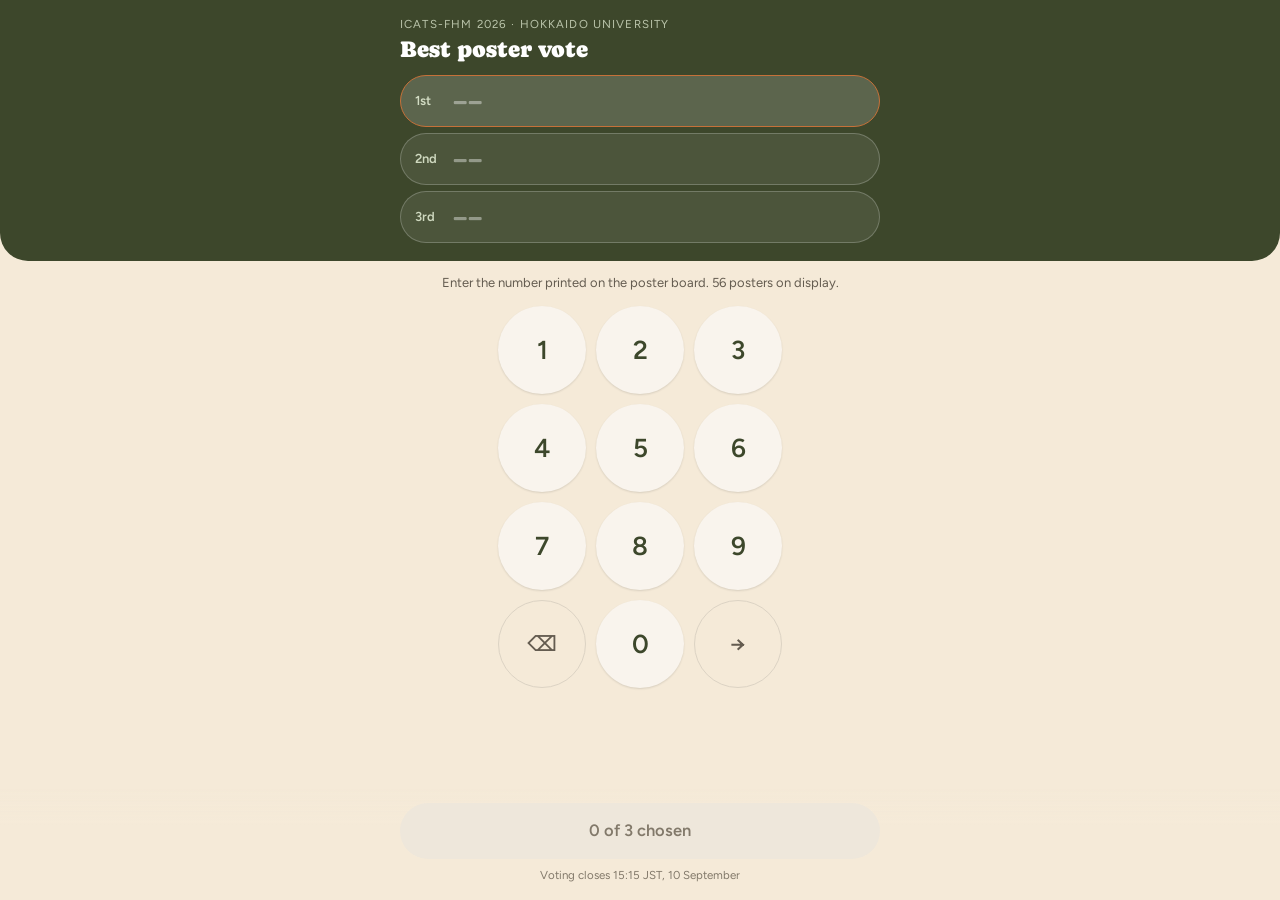
<file: index.html>
<!DOCTYPE html>
<html lang="en">
<head>
<meta charset="utf-8">
<meta name="viewport" content="width=device-width, initial-scale=1, viewport-fit=cover">
<meta name="theme-color" content="#3d472b">
<title>Poster vote — ICATS-FHM 2026</title>
<link rel="preconnect" href="https://fonts.gstatic.com" crossorigin>
<link rel="stylesheet" href="https://fonts.googleapis.com/css2?family=Caprasimo&amp;family=Figtree:wght@400;600&amp;display=swap">
<link rel="stylesheet" href="css/style.css">
</head>
<body>

<header class="bar">
  <div class="bar__inner">
    <p class="conf">ICATS-FHM 2026 · Hokkaido University</p>
    <h1 class="bar__title">Best poster vote</h1>
    <ol class="ballot" id="ballot" aria-label="Your ranked choices">
      <li><button class="slot" type="button" data-i="0" aria-label="1st choice">
        <span class="slot__rank">1st</span><span class="slot__val" id="val1">––</span><span class="slot__note" id="note1"></span>
      </button></li>
      <li><button class="slot" type="button" data-i="1" aria-label="2nd choice">
        <span class="slot__rank">2nd</span><span class="slot__val" id="val2">––</span><span class="slot__note" id="note2"></span>
      </button></li>
      <li><button class="slot" type="button" data-i="2" aria-label="3rd choice">
        <span class="slot__rank">3rd</span><span class="slot__val" id="val3">––</span><span class="slot__note" id="note3"></span>
      </button></li>
    </ol>
  </div>
</header>

<main>
  <p class="hint" id="hint">Loading poster list…</p>

  <div class="pad" id="pad" hidden>
    <button class="key" type="button" data-d="1">1</button>
    <button class="key" type="button" data-d="2">2</button>
    <button class="key" type="button" data-d="3">3</button>
    <button class="key" type="button" data-d="4">4</button>
    <button class="key" type="button" data-d="5">5</button>
    <button class="key" type="button" data-d="6">6</button>
    <button class="key" type="button" data-d="7">7</button>
    <button class="key" type="button" data-d="8">8</button>
    <button class="key" type="button" data-d="9">9</button>
    <button class="key key--quiet" type="button" id="del" aria-label="Delete">⌫</button>
    <button class="key" type="button" data-d="0">0</button>
    <button class="key key--quiet" type="button" id="nextSlot" aria-label="Next rank">→</button>
  </div>
</main>

<div class="dock" id="dock" hidden>
  <button id="review" class="btn" type="button" disabled>0 of 3 chosen</button>
  <p class="dock__note" id="deadline"></p>
</div>

<dialog id="submit" class="sheet" aria-labelledby="sheetTitle">
  <h2 id="sheetTitle">Confirm your ballot</h2>
  <p class="sheet__sub">3 points to your first choice, 2 to the second, 1 to the third.</p>
  <ol class="recap" id="recap"></ol>
  <label class="field">
    <span>Your name, exactly as on your conference ID card</span>
    <input id="voter" autocomplete="name" autocapitalize="words" spellcheck="false"
           inputmode="text" placeholder="e.g. Taro Yamada">
  </label>
  <p class="err" id="err" hidden></p>
  <div class="sheet__actions">
    <button id="cancel" class="btn btn--quiet" type="button">Back</button>
    <button id="send" class="btn" type="button">Submit ballot</button>
  </div>
</dialog>

<dialog id="done" class="sheet sheet--center">
  <div class="mark mark--ok" aria-hidden="true">
    <svg width="52" height="52" viewBox="0 0 24 24" fill="none" stroke="currentColor" stroke-width="2.75" stroke-linecap="round" stroke-linejoin="round"><path d="M20 6 9 17l-5-5"/></svg>
  </div>
  <h2>Ballot received</h2>
  <p>Thank you. Winners are announced at the closing ceremony.</p>
  <ul class="pills" id="donePills"></ul>
</dialog>

<script src="config.js"></script>
<script src="js/app.js"></script>
</body>
</html>
</file>
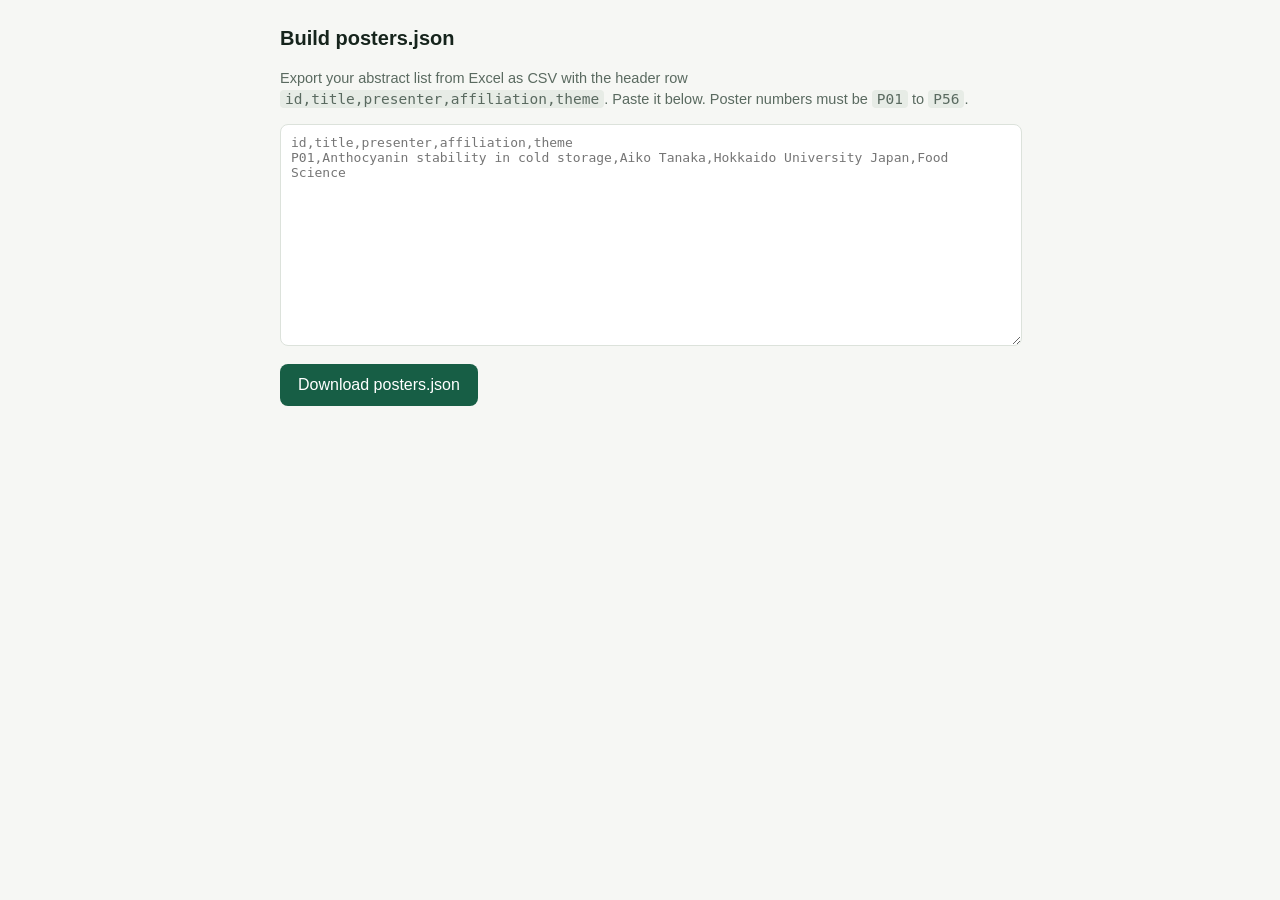
<file: tools/make-posters.html>
<!DOCTYPE html>
<html lang="en">
<head>
<meta charset="utf-8">
<title>Build posters.json — ICATS-FHM 2026</title>
<style>
  body{font:16px/1.45 -apple-system,BlinkMacSystemFont,"Segoe UI",Roboto,sans-serif;
       margin:0;padding:24px;color:#16241C;background:#F6F7F4}
  .wrap{max-width:720px;margin:0 auto}
  textarea{width:100%;height:200px;padding:10px;border:1.5px solid #DCE2DB;
           border-radius:8px;font-family:ui-monospace,Menlo,monospace;font-size:13px}
  button{margin:12px 0;padding:12px 18px;background:#175E45;color:#fff;border:0;
         border-radius:8px;font-size:16px;cursor:pointer}
  p{color:#5A6A60;font-size:14.5px}
  code{background:#E7ECE6;padding:1px 5px;border-radius:4px}
</style>
</head>
<body>
<div class="wrap">
  <h1 style="font-size:20px;margin:0 0 6px">Build posters.json</h1>
  <p>Export your abstract list from Excel as CSV with the header row
     <code>id,title,presenter,affiliation,theme</code>. Paste it below.
     Poster numbers must be <code>P01</code> to <code>P56</code>.</p>
  <textarea id="csv" placeholder="id,title,presenter,affiliation,theme
P01,Anthocyanin stability in cold storage,Aiko Tanaka,Hokkaido University Japan,Food Science"></textarea>
  <button onclick="go()">Download posters.json</button>
  <p id="msg"></p>
</div>
<script>
function parse(text){
  var rows=[],row=[],cell='',q=false;
  for(var i=0;i<text.length;i++){
    var c=text[i];
    if(q){ if(c==='"'&&text[i+1]==='"'){cell+='"';i++} else if(c==='"'){q=false} else cell+=c }
    else if(c==='"'){q=true}
    else if(c===','){row.push(cell);cell=''}
    else if(c==='\n'){row.push(cell);rows.push(row);row=[];cell=''}
    else if(c!=='\r'){cell+=c}
  }
  if(cell||row.length){row.push(cell);rows.push(row)}
  return rows.filter(function(r){return r.join('').trim()});
}
function go(){
  var rows=parse(document.getElementById('csv').value);
  if(rows.length<2){document.getElementById('msg').textContent='Paste a header row plus at least one poster.';return}
  var head=rows[0].map(function(h){return h.trim().toLowerCase()});
  var out=rows.slice(1).map(function(r){
    var o={};head.forEach(function(h,i){o[h]=(r[i]||'').trim()});
    return {id:o.id.toUpperCase(),title:o.title,presenter:o.presenter,
            affiliation:o.affiliation||'',theme:o.theme||''};
  });
  var bad=out.filter(function(p){return !/^P\d{2}$/.test(p.id)});
  if(bad.length){document.getElementById('msg').textContent=
    'Fix these poster numbers first: '+bad.map(function(p){return p.id||'(blank)'}).join(', ');return}
  var a=document.createElement('a');
  a.href=URL.createObjectURL(new Blob([JSON.stringify(out,null,2)],{type:'application/json'}));
  a.download='posters.json';a.click();
  document.getElementById('msg').textContent=out.length+' posters written. Replace data/posters.json with this file.';
}
</script>
</body>
</html>
</file>
<file: css/style.css>
/* ICATS-FHM 2026 poster vote.
   Organic design tokens, held back toward a Hokudai-green voice: deep sage
   ballot bar on a cream ground, terracotta only for 1st place and errors.
   Display face loads async and falls back to system-ui, so a weak hall
   connection never blocks first paint. */

:root{
  --bg:#f5ead8;
  --surface:#fffaf1;
  --ink:#201e1d;

  --n-100:#f9f4ed;
  --n-200:#eee7db;
  --n-300:#dcd3c4;
  --n-600:#82796a;
  --n-700:#645c50;
  --n-800:#474238;

  --sage-100:#f0fae1;
  --sage-200:#e1eecc;
  --sage-300:#ccdbb2;
  --sage-500:#8fa073;
  --sage-800:#3d472b;
  --sage-900:#272e1b;

  --terra:#c67139;
  --terra-100:#fff2eb;
  --terra-200:#ffddc9;
  --terra-800:#402310;

  --r-md:16px;
  --r-lg:28px;
  --shadow-sm:0 1px 2px rgba(46,43,37,.14);
  --shadow-md:0 3px 10px rgba(46,43,37,.16);
  --shadow-lg:0 12px 32px rgba(46,43,37,.22);

  --head:"Caprasimo",system-ui,sans-serif;
  --body:"Figtree",system-ui,-apple-system,"Segoe UI",Roboto,sans-serif;
}

*{box-sizing:border-box}
html,body{margin:0}
body{
  background:var(--bg);color:var(--ink);
  font:400 16px/1.5 var(--body);
  -webkit-text-size-adjust:100%;
  padding-bottom:calc(112px + env(safe-area-inset-bottom));
}
button,input{font:inherit}
:focus-visible{outline:2px solid var(--terra);outline-offset:2px}
::selection{background:var(--terra-200)}

/* ---- ballot bar ---- */
.bar{
  position:sticky;top:0;z-index:20;
  background:var(--sage-800);color:var(--sage-100);
  padding-top:env(safe-area-inset-top);
  border-radius:0 0 var(--r-lg) var(--r-lg);
}
.bar__inner{max-width:520px;margin:0 auto;padding:16px 20px 18px}
.conf{margin:0;font-size:11.5px;letter-spacing:.1em;text-transform:uppercase;opacity:.7}
.bar__title{margin:4px 0 0;font-family:var(--head);font-weight:400;font-size:23px;line-height:1.1;color:#fff}
.ballot{list-style:none;display:grid;gap:6px;margin:12px 0 0;padding:0}

.slot{
  display:flex;align-items:center;gap:12px;width:100%;
  min-height:48px;padding:7px 14px;text-align:left;
  border-radius:999px;border:1.5px solid rgba(255,255,255,.22);
  background:rgba(255,255,255,.08);color:inherit;cursor:pointer;
}
.slot__rank{width:26px;font-size:13px;font-weight:600;opacity:.8}
.slot__val{
  font-family:var(--head);font-weight:400;font-size:24px;letter-spacing:.04em;
  min-width:52px;color:rgba(255,255,255,.4);
}
.slot--filled .slot__val{color:#fff}
.slot__note{flex:1;text-align:right;font-size:12.5px;color:rgba(255,255,255,.6)}

.slot--active{background:rgba(255,255,255,.16)}
.slot--active[data-i="0"]{border-color:var(--terra)}
.slot--active[data-i="1"]{border-color:var(--sage-500)}
.slot--active[data-i="2"]{border-color:var(--sage-300)}
.slot--err{border-color:#e0a179}
.slot--err .slot__note{color:var(--terra-200)}

/* ---- keypad ---- */
main{max-width:520px;margin:0 auto;padding:0 20px}
.hint{margin:12px 0 0;font-size:13px;color:var(--n-700);text-align:center}
.pad{
  display:grid;grid-template-columns:repeat(3,minmax(64px,88px));
  gap:10px;justify-content:center;padding:14px 0 0;
}
.key{
  aspect-ratio:1;border:0;border-radius:999px;
  background:var(--n-100);color:var(--sage-800);
  font-family:var(--body);font-size:26px;font-weight:600;
  cursor:pointer;box-shadow:var(--shadow-sm);
  -webkit-tap-highlight-color:transparent;
}
.key:hover{background:var(--sage-100)}
.key:active{background:var(--sage-200);transform:translateY(1px)}
.key--quiet{
  background:transparent;box-shadow:none;font-size:21px;
  border:1px solid var(--n-300);color:var(--n-700);
}
.key--quiet:hover{background:var(--n-100)}

/* ---- dock ---- */
.dock{
  position:fixed;left:0;right:0;bottom:0;z-index:20;
  background:linear-gradient(to top,var(--bg) 68%,rgba(245,234,216,0));
  padding:14px 20px calc(16px + env(safe-area-inset-bottom));
}
.dock__note{margin:8px 0 0;text-align:center;font-size:11.5px;color:var(--n-600)}
.btn{
  display:block;width:100%;max-width:480px;margin:0 auto;
  min-height:56px;padding:0 18px;border:0;border-radius:999px;
  background:var(--sage-800);color:#fff;
  font-size:16.5px;font-weight:600;cursor:pointer;box-shadow:var(--shadow-md);
}
.btn:hover{background:var(--sage-900)}
.btn:disabled{background:var(--n-200);color:var(--n-600);box-shadow:none;cursor:default}
.btn--quiet{
  background:transparent;color:var(--n-700);
  border:1px solid var(--n-300);box-shadow:none;
}
.btn--quiet:hover{background:var(--n-100)}

/* ---- locked-out states ---- */
.state{
  display:flex;flex-direction:column;align-items:center;justify-content:center;
  text-align:center;padding:56px 24px;min-height:60vh;
}
.mark{
  width:132px;height:132px;border-radius:999px;
  display:flex;align-items:center;justify-content:center;margin-bottom:28px;
}
.mark--ok{background:var(--sage-200);color:var(--sage-800)}
.mark--warn{background:var(--terra-200);color:var(--terra-800)}
.mark--quiet{background:var(--n-200);color:var(--n-700)}
.state h2,.sheet--center h2{font-family:var(--head);font-weight:400;font-size:29px;line-height:1.1;margin:0 0 10px}
.state p{margin:0;font-size:15px;color:var(--n-700);max-width:300px}
.pills{list-style:none;display:flex;gap:10px;margin:22px 0 0;padding:0}
.pills li{
  padding:8px 18px;border-radius:999px;background:var(--n-100);
  color:var(--n-800);font-family:var(--head);font-size:19px;
}
.pills li:first-child{background:var(--terra-100);color:var(--terra-800)}
.pills li:nth-child(2){background:var(--sage-100);color:var(--sage-800)}

/* ---- confirm sheet ---- */
/* .sheet--center sets display:flex, which outranks the UA rule
   dialog:not([open]){display:none} and leaks the dialog into the page. */
dialog:not([open]){display:none!important}
.sheet{
  width:min(480px,100%);margin:auto auto 0;padding:26px 22px 28px;
  border:0;border-radius:var(--r-lg) var(--r-lg) 0 0;
  background:var(--surface);color:var(--ink);box-shadow:var(--shadow-lg);
}
.sheet::backdrop{background:rgba(39,46,27,.55)}
.sheet h2{font-family:var(--head);font-weight:400;font-size:22px;margin:0 0 6px}
.sheet__sub{margin:0 0 16px;font-size:13px;color:var(--n-700)}
.sheet--center{
  border-radius:var(--r-lg);margin:auto;padding:40px 28px;
  display:flex;flex-direction:column;align-items:center;text-align:center;
}
.sheet--center p{margin:0;font-size:15px;color:var(--n-700)}

.recap{list-style:none;display:grid;gap:8px;margin:0 0 18px;padding:0}
.recap li{
  display:flex;align-items:center;gap:12px;
  padding:10px 14px;border-radius:999px;background:var(--n-100);
}
.recap .dot{width:10px;height:10px;border-radius:999px;background:var(--sage-300)}
.recap li:first-child .dot{background:var(--terra)}
.recap li:nth-child(2) .dot{background:var(--sage-500)}
.recap .rank{width:30px;font-size:13px;color:var(--n-700)}
.recap .num{font-family:var(--head);font-size:21px}

.field{display:block;margin-bottom:16px}
.field span{display:block;margin-bottom:7px;font-size:13px;color:var(--n-700)}
.field input{
  width:100%;height:52px;padding:0 16px;
  border:1px solid var(--n-300);border-radius:999px;
  background:var(--surface);font-size:17px;caret-color:var(--terra);
}
.field input:focus{border-color:var(--terra)}
.err{
  margin:0 0 14px;padding:10px 14px;border-radius:var(--r-md);
  background:var(--terra-100);color:var(--terra-800);font-size:14px;
}
.sheet__actions{display:flex;gap:10px}
.sheet__actions .btn{flex:1;min-height:54px}
.sheet__actions .btn--quiet{flex:0 0 34%}

@media (max-width:360px){
  .key{font-size:23px}
  .bar__title{font-size:21px}
}
@media (prefers-reduced-motion:reduce){*{transition:none!important;animation:none!important}}
</file>
